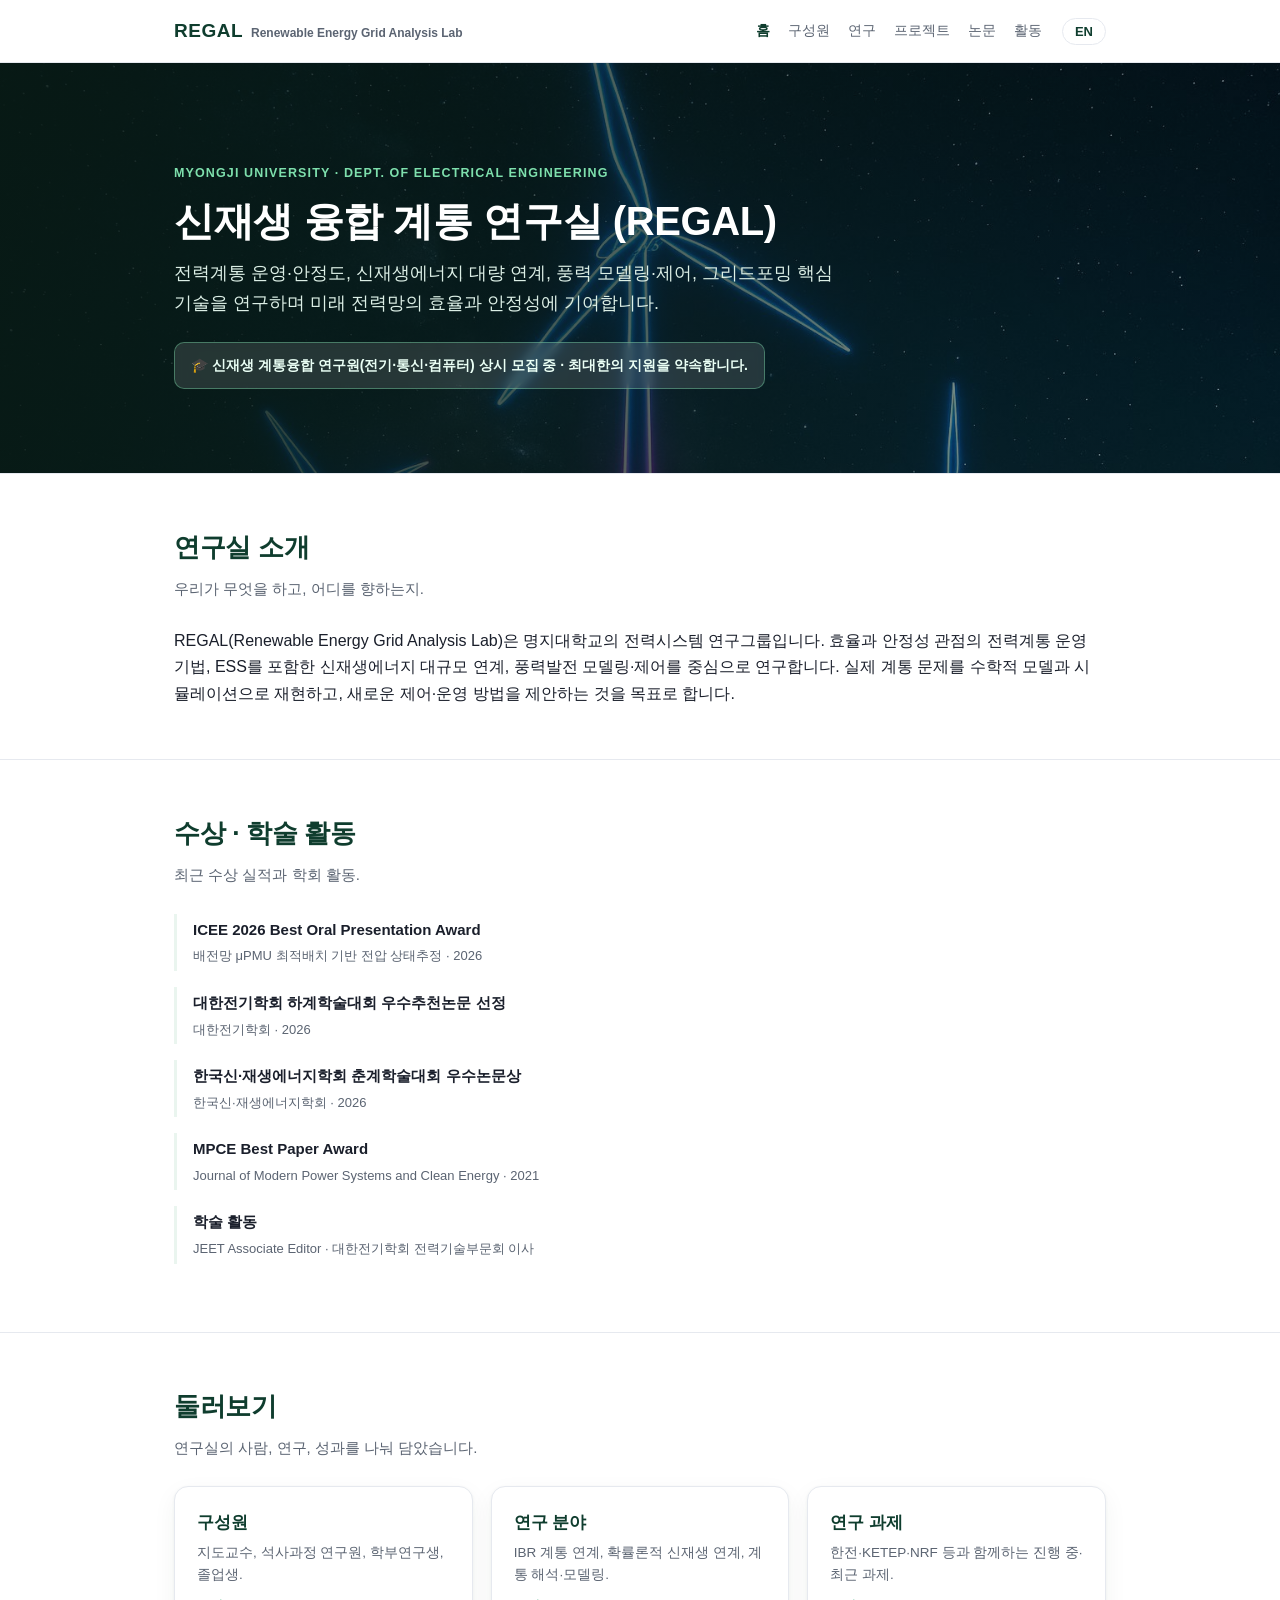
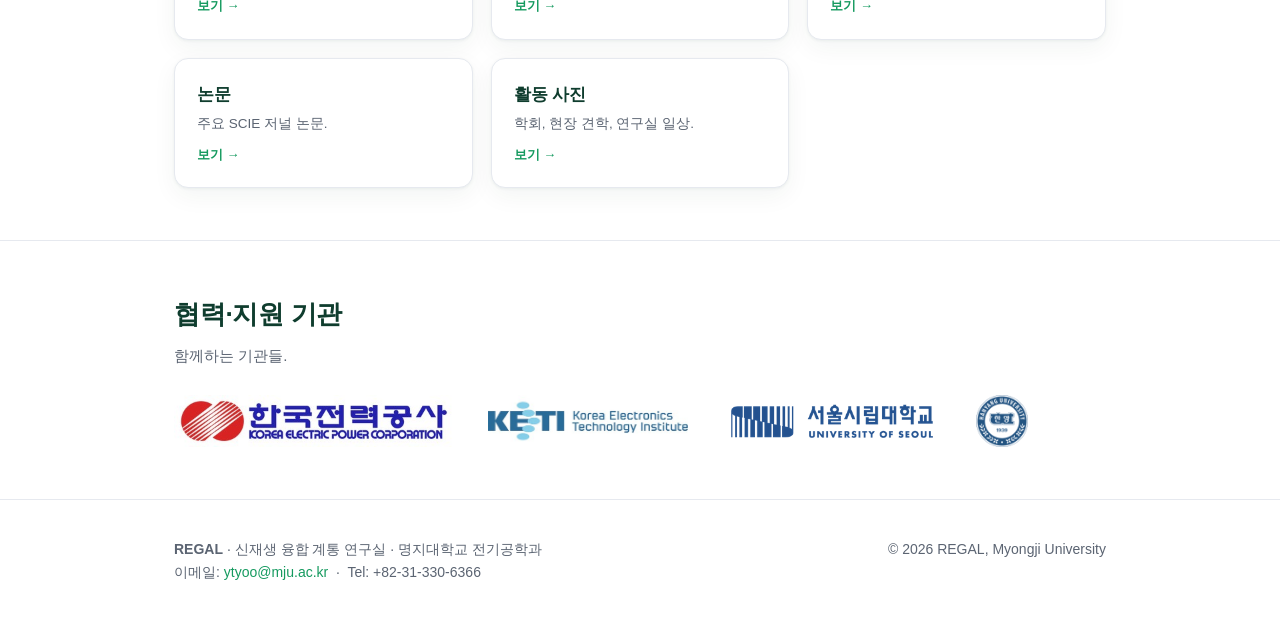
<file: index.html>
<!DOCTYPE html>
<html lang="ko">
<head>
<meta charset="UTF-8">
<meta name="viewport" content="width=device-width, initial-scale=1.0">
<title>REGAL · Renewable Energy Grid Analysis Lab</title>
<meta name="description" content="Renewable Energy Grid Analysis Laboratory (REGAL), Myongji University — power system stability, renewable integration, grid-forming converters.">
<link rel="stylesheet" href="style.css">
</head>
<body>
<header>
  <div class="wrap nav">
    <a class="brand" href="index.html">REGAL<small>Renewable Energy Grid Analysis Lab</small></a>
    <nav class="menu-links">
      <a class="link active" href="index.html"><span data-ko>홈</span><span data-en>Home</span></a>
      <a class="link" href="people.html"><span data-ko>구성원</span><span data-en>People</span></a>
      <a class="link" href="research.html"><span data-ko>연구</span><span data-en>Research</span></a>
      <a class="link" href="projects.html"><span data-ko>프로젝트</span><span data-en>Projects</span></a>
      <a class="link" href="publications.html"><span data-ko>논문</span><span data-en>Publications</span></a>
      <a class="link" href="gallery.html"><span data-ko>활동</span><span data-en>Gallery</span></a>
    </nav>
    <button class="langbtn" id="lang" onclick="toggleLang()">EN</button>
  </div>
</header>

<!-- HERO -->
<div class="hero">
  <div class="wrap">
    <span class="kicker">Myongji University · Dept. of Electrical Engineering</span>
    <h1>
      <span data-ko>신재생 융합 계통 연구실 (REGAL)</span>
      <span data-en>Renewable Energy Grid Analysis Lab (REGAL)</span>
    </h1>
    <p class="lead">
      <span data-ko>전력계통 운영·안정도, 신재생에너지 대량 연계, 풍력 모델링·제어, 그리드포밍
        핵심기술을 연구하며 미래 전력망의 효율과 안정성에 기여합니다.</span>
      <span data-en>We advance the efficiency and stability of future power grids through research on
        power-system operation and stability, large-scale renewable integration, wind-farm modeling
        and control, and grid-forming technology.</span>
    </p>
    <div class="recruit">
      <span data-ko>🎓 신재생 계통융합 연구원(전기·통신·컴퓨터) 상시 모집 중 · 최대한의 지원을 약속합니다.</span>
      <span data-en>🎓 We continuously recruit researchers (electrical, telecommunications, computer) and promise maximum support.</span>
    </div>
  </div>
</div>

<!-- ABOUT -->
<section id="about">
  <div class="wrap">
    <h2><span data-ko>연구실 소개</span><span data-en>About REGAL</span></h2>
    <p class="sub" data-ko>우리가 무엇을 하고, 어디를 향하는지.</p>
    <p class="sub" data-en>What we do and where we are headed.</p>
    <p data-ko>REGAL(Renewable Energy Grid Analysis Lab)은 명지대학교의 전력시스템 연구그룹입니다.
      효율과 안정성 관점의 전력계통 운영 기법, ESS를 포함한 신재생에너지 대규모 연계, 풍력발전 모델링·제어를
      중심으로 연구합니다. 실제 계통 문제를 수학적 모델과 시뮬레이션으로 재현하고, 새로운 제어·운영 방법을
      제안하는 것을 목표로 합니다.</p>
    <p data-en>REGAL (Renewable Energy Grid Analysis Lab) is a power-system research group at Myongji
      University. Our research spans power-system operation schemes for efficiency and stability,
      large-scale integration of renewable energy including storage devices (ESS), and wind-farm
      modeling and control. We reproduce real-grid problems through mathematical models and
      simulation and propose new control and operation methods.</p>
  </div>
</section>

<!-- AWARDS -->
<section id="awards">
  <div class="wrap">
    <h2><span data-ko>수상 · 학술 활동</span><span data-en>Awards &amp; Academic Service</span></h2>
    <p class="sub" data-ko>최근 수상 실적과 학회 활동.</p>
    <p class="sub" data-en>Recent awards and society activities.</p>

    <div class="proj">
      <div class="t"><span data-ko>ICEE 2026 Best Oral Presentation Award</span><span data-en>ICEE 2026 Best Oral Presentation Award</span></div>
      <div class="m"><span data-ko>배전망 μPMU 최적배치 기반 전압 상태추정 · 2026</span><span data-en>Optimal μPMU placement for distribution-network voltage state estimation · 2026</span></div>
    </div>
    <div class="proj">
      <div class="t"><span data-ko>대한전기학회 하계학술대회 우수추천논문 선정</span><span data-en>Recommended Paper, KIEE Summer Conference</span></div>
      <div class="m"><span data-ko>대한전기학회 · 2026</span><span data-en>The Korean Institute of Electrical Engineers · 2026</span></div>
    </div>
    <div class="proj">
      <div class="t"><span data-ko>한국신·재생에너지학회 춘계학술대회 우수논문상</span><span data-en>Best Paper Award, KSNRE Spring Conference</span></div>
      <div class="m"><span data-ko>한국신·재생에너지학회 · 2026</span><span data-en>Korean Society for New and Renewable Energy · 2026</span></div>
    </div>
    <div class="proj">
      <div class="t">MPCE Best Paper Award</div>
      <div class="m"><span data-ko>Journal of Modern Power Systems and Clean Energy · 2021</span><span data-en>Journal of Modern Power Systems and Clean Energy · 2021</span></div>
    </div>
    <div class="proj">
      <div class="t"><span data-ko>학술 활동</span><span data-en>Academic Service</span></div>
      <div class="m"><span data-ko>JEET Associate Editor · 대한전기학회 전력기술부문회 이사</span><span data-en>Associate Editor, JEET · Director, Power Engineering Society of KIEE</span></div>
    </div>
  </div>
</section>

<!-- EXPLORE -->
<section id="explore">
  <div class="wrap">
    <h2><span data-ko>둘러보기</span><span data-en>Explore</span></h2>
    <p class="sub" data-ko>연구실의 사람, 연구, 성과를 나눠 담았습니다.</p>
    <p class="sub" data-en>Our people, research, and outcomes.</p>
    <div class="grid explore">
      <a class="card xcard" href="people.html">
        <h3><span data-ko>구성원</span><span data-en>People</span></h3>
        <p data-ko>지도교수, 석사과정 연구원, 학부연구생, 졸업생.</p>
        <p data-en>Principal investigator, master's students, undergraduate researchers, and alumni.</p>
        <div class="go"><span data-ko>보기 →</span><span data-en>View →</span></div>
      </a>
      <a class="card xcard" href="research.html">
        <h3><span data-ko>연구 분야</span><span data-en>Research</span></h3>
        <p data-ko>IBR 계통 연계, 확률론적 신재생 연계, 계통 해석·모델링.</p>
        <p data-en>IBR integration, stochastic renewable integration, and system modeling.</p>
        <div class="go"><span data-ko>보기 →</span><span data-en>View →</span></div>
      </a>
      <a class="card xcard" href="projects.html">
        <h3><span data-ko>연구 과제</span><span data-en>Projects</span></h3>
        <p data-ko>한전·KETEP·NRF 등과 함께하는 진행 중·최근 과제.</p>
        <p data-en>Ongoing and recent projects with KEPCO, KETEP, NRF, and others.</p>
        <div class="go"><span data-ko>보기 →</span><span data-en>View →</span></div>
      </a>
      <a class="card xcard" href="publications.html">
        <h3><span data-ko>논문</span><span data-en>Publications</span></h3>
        <p data-ko>주요 SCIE 저널 논문.</p>
        <p data-en>Selected SCIE journal publications.</p>
        <div class="go"><span data-ko>보기 →</span><span data-en>View →</span></div>
      </a>
      <a class="card xcard" href="gallery.html">
        <h3><span data-ko>활동 사진</span><span data-en>Gallery</span></h3>
        <p data-ko>학회, 현장 견학, 연구실 일상.</p>
        <p data-en>Conferences, site visits, and lab life.</p>
        <div class="go"><span data-ko>보기 →</span><span data-en>View →</span></div>
      </a>
    </div>
  </div>
</section>

<!-- SUPPORTERS -->
<section id="supporters">
  <div class="wrap">
    <h2><span data-ko>협력·지원 기관</span><span data-en>Supporters &amp; Partners</span></h2>
    <p class="sub" data-ko>함께하는 기관들.</p>
    <p class="sub" data-en>Institutions we work with.</p>
    <div class="suplogos">
      <img src="images/supporters/sup-kepco.jpg" alt="KEPCO" loading="lazy">
      <img src="images/supporters/sup-keti.jpg" alt="KETI" loading="lazy">
      <img src="images/supporters/sup-uos.png" alt="University of Seoul" loading="lazy">
      <img src="images/supporters/sup-hyu.png" alt="Hanyang University" loading="lazy">
    </div>
  </div>
</section>

<footer>
  <div class="wrap row">
    <div>
      <strong>REGAL</strong> · <span data-ko>신재생 융합 계통 연구실 · 명지대학교 전기공학과</span><span data-en>Renewable Energy Grid Analysis Lab · Dept. of Electrical Engineering, Myongji University</span><br>
      <span data-ko>이메일</span><span data-en>Email</span>: <a href="mailto:ytyoo@mju.ac.kr">ytyoo@mju.ac.kr</a> &nbsp;·&nbsp; Tel: +82-31-330-6366
    </div>
    <div>© <span id="year"></span> REGAL, Myongji University</div>
  </div>
</footer>

<script src="site.js"></script>
</body>
</html>
</file>
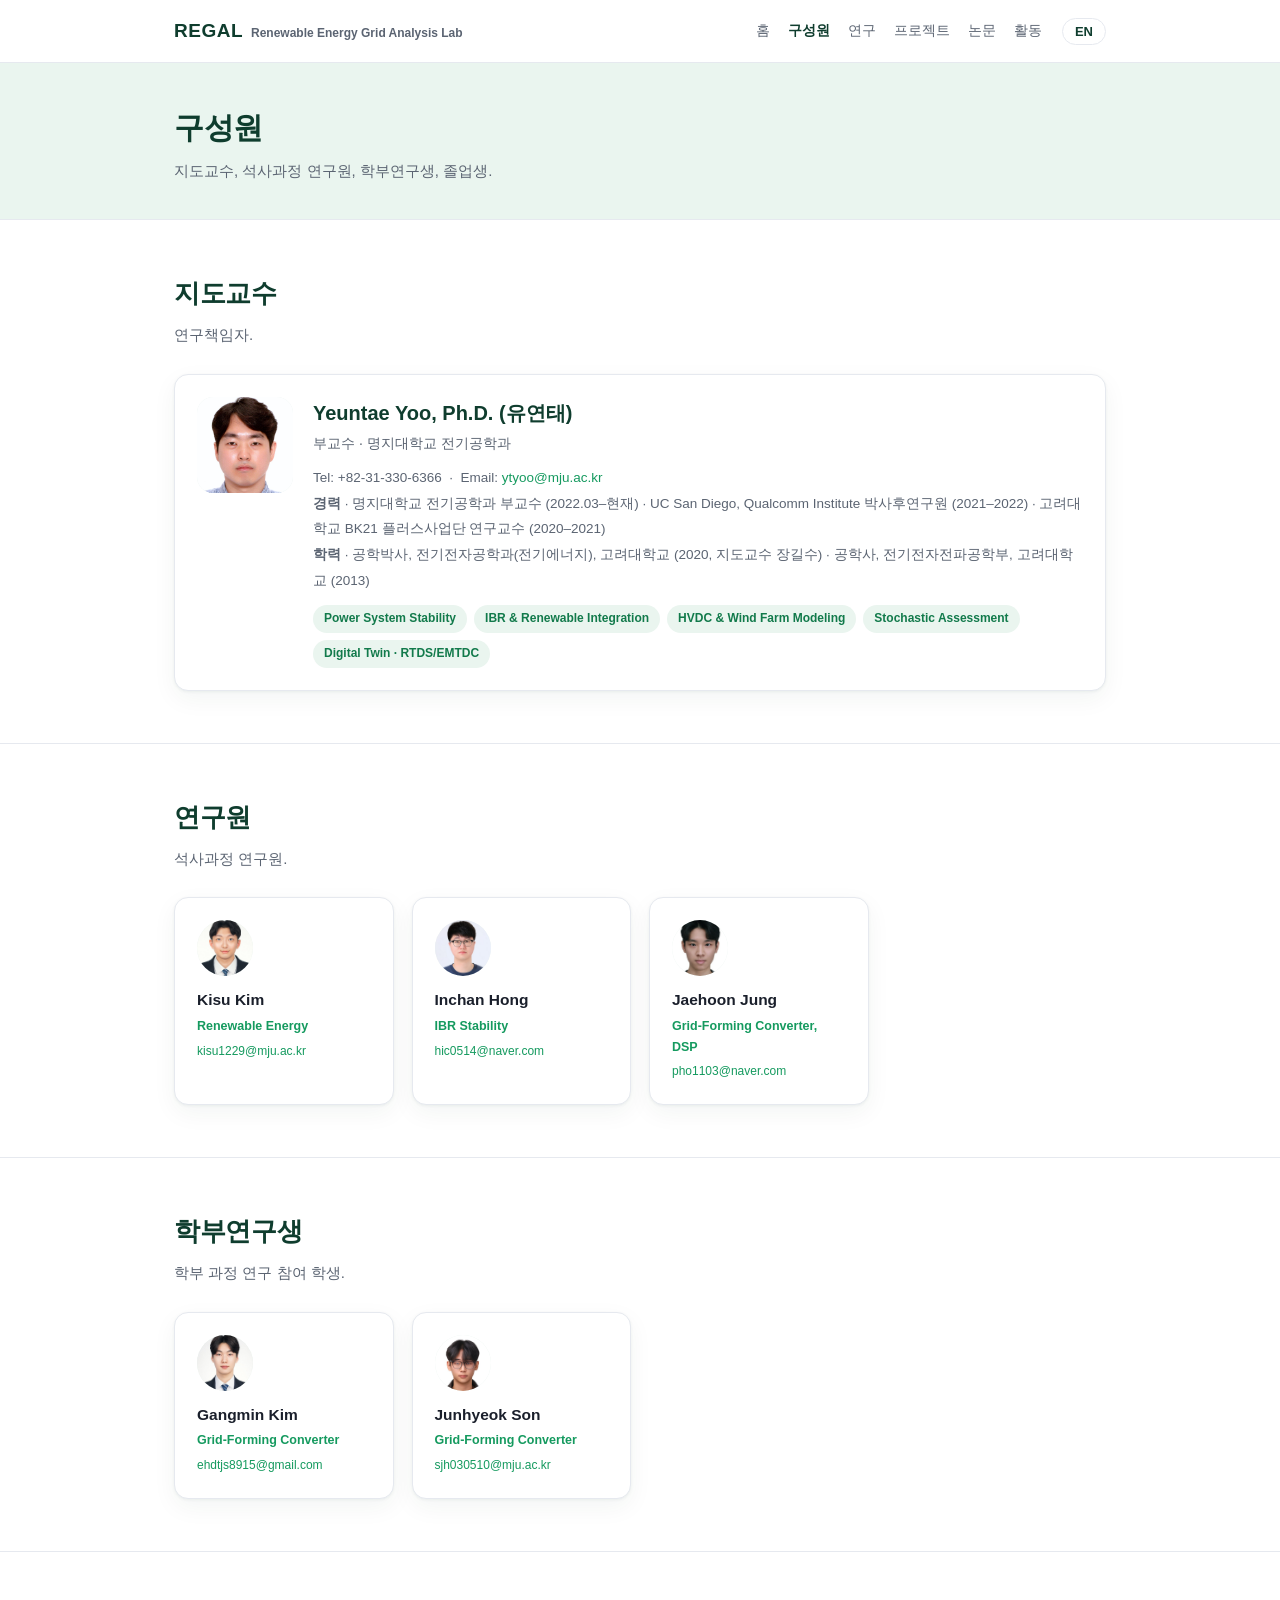
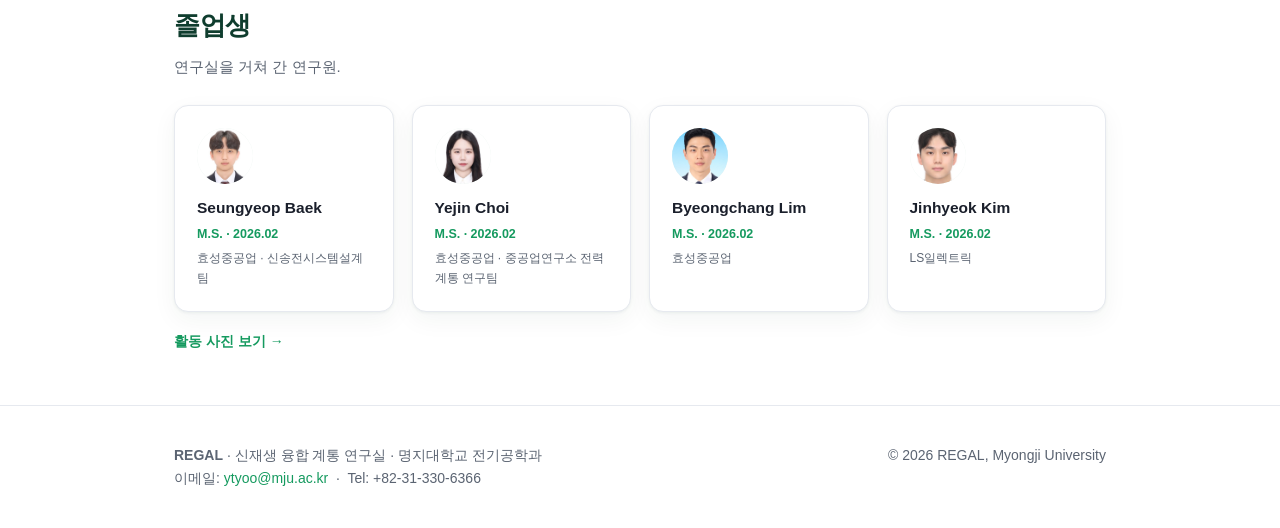
<file: people.html>
<!DOCTYPE html>
<html lang="ko">
<head>
<meta charset="UTF-8">
<meta name="viewport" content="width=device-width, initial-scale=1.0">
<title>구성원 · REGAL</title>
<meta name="description" content="People of the Renewable Energy Grid Analysis Lab (REGAL), Myongji University — principal investigator, master's students, and alumni.">
<link rel="stylesheet" href="style.css">
</head>
<body>
<header>
  <div class="wrap nav">
    <a class="brand" href="index.html">REGAL<small>Renewable Energy Grid Analysis Lab</small></a>
    <nav class="menu-links">
      <a class="link" href="index.html"><span data-ko>홈</span><span data-en>Home</span></a>
      <a class="link active" href="people.html"><span data-ko>구성원</span><span data-en>People</span></a>
      <a class="link" href="research.html"><span data-ko>연구</span><span data-en>Research</span></a>
      <a class="link" href="projects.html"><span data-ko>프로젝트</span><span data-en>Projects</span></a>
      <a class="link" href="publications.html"><span data-ko>논문</span><span data-en>Publications</span></a>
      <a class="link" href="gallery.html"><span data-ko>활동</span><span data-en>Gallery</span></a>
    </nav>
    <button class="langbtn" id="lang" onclick="toggleLang()">EN</button>
  </div>
</header>

<div class="pagehead">
  <div class="wrap">
    <h1><span data-ko>구성원</span><span data-en>People</span></h1>
    <p data-ko>지도교수, 석사과정 연구원, 학부연구생, 졸업생.</p>
    <p data-en>Principal investigator, master's students, undergraduate researchers, and alumni.</p>
  </div>
</div>

<!-- PROFESSOR -->
<section id="professor">
  <div class="wrap">
    <h2><span data-ko>지도교수</span><span data-en>Professor</span></h2>
    <p class="sub" data-ko>연구책임자.</p>
    <p class="sub" data-en>Principal investigator.</p>

    <div class="card">
      <div class="prof">
        <div class="ava">YY<img src="images/prof.jpg" alt="Yeuntae Yoo" onerror="this.remove()"></div>
        <div>
          <h3>Yeuntae Yoo, Ph.D. <span data-ko>(유연태)</span></h3>
          <div class="pos"><span data-ko>부교수 · 명지대학교 전기공학과</span><span data-en>Associate Professor · Dept. of Electrical Engineering, Myongji University</span></div>
          <div class="meta">
            Tel: +82-31-330-6366 &nbsp;·&nbsp; Email: <a href="mailto:ytyoo@mju.ac.kr">ytyoo@mju.ac.kr</a><br>
            <span data-ko><b>경력</b> · 명지대학교 전기공학과 부교수 (2022.03–현재) · UC San Diego, Qualcomm Institute 박사후연구원 (2021–2022) · 고려대학교 BK21 플러스사업단 연구교수 (2020–2021)</span>
            <span data-en><b>Appointments</b> · Associate Professor, Myongji University (2022.03–present) · Postdoctoral Researcher, Qualcomm Institute, UC San Diego (2021–2022) · Research Professor, BK21 Plus, Korea University (2020–2021)</span><br>
            <span data-ko><b>학력</b> · 공학박사, 전기전자공학과(전기에너지), 고려대학교 (2020, 지도교수 장길수) · 공학사, 전기전자전파공학부, 고려대학교 (2013)</span>
            <span data-en><b>Education</b> · Ph.D. in Electrical Engineering (Electric Energy), Korea University (2020, Advisor: Prof. Gilsoo Jang) · B.S., Korea University (2013)</span>
          </div>
          <div class="chips">
            <span class="chip">Power System Stability</span>
            <span class="chip">IBR &amp; Renewable Integration</span>
            <span class="chip">HVDC &amp; Wind Farm Modeling</span>
            <span class="chip">Stochastic Assessment</span>
            <span class="chip">Digital Twin · RTDS/EMTDC</span>
          </div>
        </div>
      </div>
    </div>
  </div>
</section>

<!-- MEMBERS -->
<section id="members">
  <div class="wrap">
    <h2><span data-ko>연구원</span><span data-en>Members</span></h2>
    <p class="sub" data-ko>석사과정 연구원.</p>
    <p class="sub" data-en>Master's course students.</p>

    <div class="grid members">
      <div class="card mcard">
        <div class="av">KK<img src="images/member-kisu.jpg" alt="Kisu Kim" onerror="this.remove()"></div><div class="name">Kisu Kim</div>
        <div class="role">Renewable Energy</div>
        <div class="mail"><a href="mailto:kisu1229@mju.ac.kr">kisu1229@mju.ac.kr</a></div>
      </div>
      <div class="card mcard">
        <div class="av">IH<img src="images/member-inchan.jpg" alt="Inchan Hong" onerror="this.remove()"></div><div class="name">Inchan Hong</div>
        <div class="role">IBR Stability</div>
        <div class="mail"><a href="mailto:hic0514@naver.com">hic0514@naver.com</a></div>
      </div>
      <div class="card mcard">
        <div class="av">JJ<img src="images/member-jaehoon.jpg" alt="Jaehoon Jung" onerror="this.remove()"></div><div class="name">Jaehoon Jung</div>
        <div class="role">Grid-Forming Converter, DSP</div>
        <div class="mail"><a href="mailto:pho1103@naver.com">pho1103@naver.com</a></div>
      </div>
    </div>
  </div>
</section>

<!-- UNDERGRADS -->
<section id="undergrads">
  <div class="wrap">
    <h2><span data-ko>학부연구생</span><span data-en>Undergraduate Researchers</span></h2>
    <p class="sub" data-ko>학부 과정 연구 참여 학생.</p>
    <p class="sub" data-en>Undergraduate students participating in research.</p>

    <div class="grid members">
      <div class="card mcard">
        <div class="av">GK<img src="images/member-gangmin.jpg" alt="Gangmin Kim" onerror="this.remove()"></div><div class="name">Gangmin Kim</div>
        <div class="role">Grid-Forming Converter</div>
        <div class="mail"><a href="mailto:ehdtjs8915@gmail.com">ehdtjs8915@gmail.com</a></div>
      </div>
      <div class="card mcard">
        <div class="av">JS<img src="images/member-junhyeok.jpg" alt="Junhyeok Son" onerror="this.remove()"></div><div class="name">Junhyeok Son</div>
        <div class="role">Grid-Forming Converter</div>
        <div class="mail"><a href="mailto:sjh030510@mju.ac.kr">sjh030510@mju.ac.kr</a></div>
      </div>
    </div>
  </div>
</section>

<!-- ALUMNI -->
<section id="alumni">
  <div class="wrap">
    <h2><span data-ko>졸업생</span><span data-en>Alumni</span></h2>
    <p class="sub" data-ko>연구실을 거쳐 간 연구원.</p>
    <p class="sub" data-en>Researchers who have moved on from the lab.</p>

    <div class="grid members">
      <div class="card mcard">
        <div class="av">SB<img src="images/member-seungyeop.jpg" alt="Seungyeop Baek" onerror="this.remove()"></div><div class="name">Seungyeop Baek</div>
        <div class="role">M.S. · 2026.02</div>
        <div class="mail"><span data-ko>효성중공업 · 신송전시스템설계팀</span><span data-en>Hyosung Heavy Industries · New Transmission System Design Team</span></div>
      </div>
      <div class="card mcard">
        <div class="av">YC<img src="images/member-yejin.jpg" alt="Yejin Choi" onerror="this.remove()"></div><div class="name">Yejin Choi</div>
        <div class="role">M.S. · 2026.02</div>
        <div class="mail"><span data-ko>효성중공업 · 중공업연구소 전력계통 연구팀</span><span data-en>Hyosung Heavy Industries · Power System Research Team, R&amp;D Center</span></div>
      </div>
      <div class="card mcard">
        <div class="av">BL<img src="images/member-byeongchang.jpg" alt="Byeongchang Lim" onerror="this.remove()"></div><div class="name">Byeongchang Lim</div>
        <div class="role">M.S. · 2026.02</div>
        <div class="mail"><span data-ko>효성중공업</span><span data-en>Hyosung Heavy Industries</span></div>
      </div>
      <div class="card mcard">
        <div class="av">JK<img src="images/member-jinhyeok.jpg" alt="Jinhyeok Kim" onerror="this.remove()"></div><div class="name">Jinhyeok Kim</div>
        <div class="role">M.S. · 2026.02</div>
        <div class="mail"><span data-ko>LS일렉트릭</span><span data-en>LS ELECTRIC</span></div>
      </div>
    </div>

    <p class="seeall"><a href="gallery.html"><span data-ko>활동 사진 보기 →</span><span data-en>See the gallery →</span></a></p>
  </div>
</section>

<footer>
  <div class="wrap row">
    <div>
      <strong>REGAL</strong> · <span data-ko>신재생 융합 계통 연구실 · 명지대학교 전기공학과</span><span data-en>Renewable Energy Grid Analysis Lab · Dept. of Electrical Engineering, Myongji University</span><br>
      <span data-ko>이메일</span><span data-en>Email</span>: <a href="mailto:ytyoo@mju.ac.kr">ytyoo@mju.ac.kr</a> &nbsp;·&nbsp; Tel: +82-31-330-6366
    </div>
    <div>© <span id="year"></span> REGAL, Myongji University</div>
  </div>
</footer>

<script src="site.js"></script>
</body>
</html>
</file>
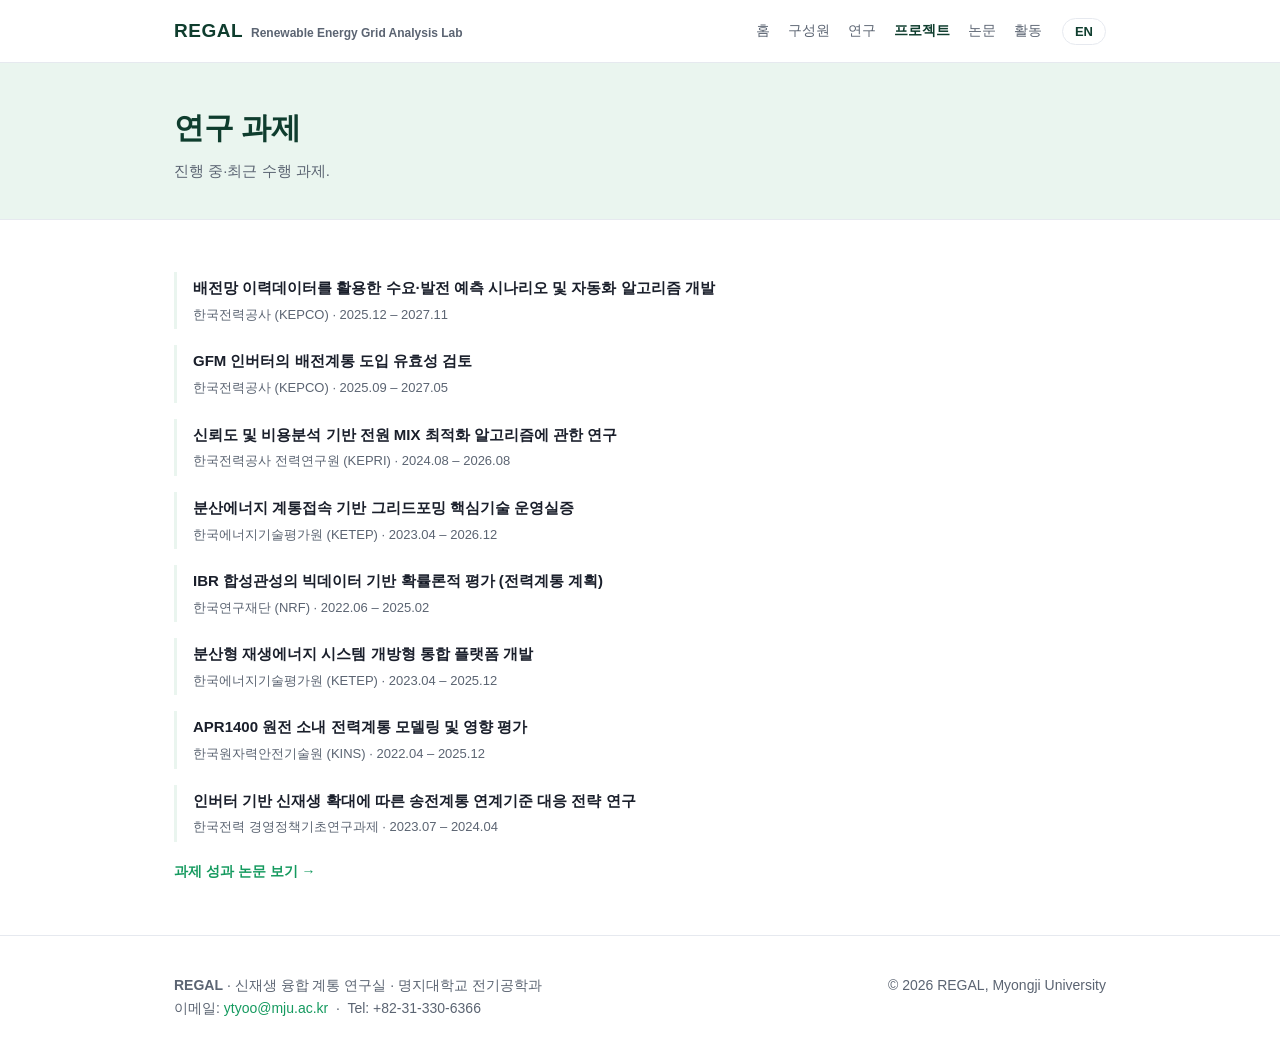
<file: projects.html>
<!DOCTYPE html>
<html lang="ko">
<head>
<meta charset="UTF-8">
<meta name="viewport" content="width=device-width, initial-scale=1.0">
<title>연구 과제 · REGAL</title>
<meta name="description" content="Research projects of the Renewable Energy Grid Analysis Lab (REGAL), Myongji University — KEPCO, KEPRI, KETEP, NRF, and KINS.">
<link rel="stylesheet" href="style.css">
</head>
<body>
<header>
  <div class="wrap nav">
    <a class="brand" href="index.html">REGAL<small>Renewable Energy Grid Analysis Lab</small></a>
    <nav class="menu-links">
      <a class="link" href="index.html"><span data-ko>홈</span><span data-en>Home</span></a>
      <a class="link" href="people.html"><span data-ko>구성원</span><span data-en>People</span></a>
      <a class="link" href="research.html"><span data-ko>연구</span><span data-en>Research</span></a>
      <a class="link active" href="projects.html"><span data-ko>프로젝트</span><span data-en>Projects</span></a>
      <a class="link" href="publications.html"><span data-ko>논문</span><span data-en>Publications</span></a>
      <a class="link" href="gallery.html"><span data-ko>활동</span><span data-en>Gallery</span></a>
    </nav>
    <button class="langbtn" id="lang" onclick="toggleLang()">EN</button>
  </div>
</header>

<div class="pagehead">
  <div class="wrap">
    <h1><span data-ko>연구 과제</span><span data-en>Research Projects</span></h1>
    <p data-ko>진행 중·최근 수행 과제.</p>
    <p data-en>Ongoing and recent projects.</p>
  </div>
</div>

<!-- PROJECTS -->
<section id="projects">
  <div class="wrap">
    <div class="proj"><div class="t"><span data-ko>배전망 이력데이터를 활용한 수요·발전 예측 시나리오 및 자동화 알고리즘 개발</span><span data-en>Demand/generation forecasting scenarios and automation algorithms using distribution-grid historical data</span></div><div class="m">한국전력공사 (KEPCO) · 2025.12 – 2027.11</div></div>
    <div class="proj"><div class="t"><span data-ko>GFM 인버터의 배전계통 도입 유효성 검토</span><span data-en>Feasibility study of grid-forming (GFM) inverter deployment in distribution systems</span></div><div class="m">한국전력공사 (KEPCO) · 2025.09 – 2027.05</div></div>
    <div class="proj"><div class="t"><span data-ko>신뢰도 및 비용분석 기반 전원 MIX 최적화 알고리즘에 관한 연구</span><span data-en>Power-mix optimization algorithm based on reliability and cost analysis</span></div><div class="m">한국전력공사 전력연구원 (KEPRI) · 2024.08 – 2026.08</div></div>
    <div class="proj"><div class="t"><span data-ko>분산에너지 계통접속 기반 그리드포밍 핵심기술 운영실증</span><span data-en>Operational demonstration of grid-forming core technology for distributed-energy grid connection</span></div><div class="m">한국에너지기술평가원 (KETEP) · 2023.04 – 2026.12</div></div>
    <div class="proj"><div class="t"><span data-ko>IBR 합성관성의 빅데이터 기반 확률론적 평가 (전력계통 계획)</span><span data-en>Big-data-based stochastic assessment of synthetic inertia by IBR for power-system planning</span></div><div class="m">한국연구재단 (NRF) · 2022.06 – 2025.02</div></div>
    <div class="proj"><div class="t"><span data-ko>분산형 재생에너지 시스템 개방형 통합 플랫폼 개발</span><span data-en>Development of an open integrated platform for distributed renewable-energy systems</span></div><div class="m">한국에너지기술평가원 (KETEP) · 2023.04 – 2025.12</div></div>
    <div class="proj"><div class="t"><span data-ko>APR1400 원전 소내 전력계통 모델링 및 영향 평가</span><span data-en>Modeling and impact assessment of the on-site power system in the APR1400 nuclear power plant</span></div><div class="m">한국원자력안전기술원 (KINS) · 2022.04 – 2025.12</div></div>
    <div class="proj"><div class="t"><span data-ko>인버터 기반 신재생 확대에 따른 송전계통 연계기준 대응 전략 연구</span><span data-en>Response strategy for transmission-grid interconnection standards under expanding inverter-based renewables</span></div><div class="m">한국전력 경영정책기초연구과제 · 2023.07 – 2024.04</div></div>

    <p class="seeall">
      <a href="publications.html"><span data-ko>과제 성과 논문 보기 →</span><span data-en>See the resulting publications →</span></a>
    </p>
  </div>
</section>

<footer>
  <div class="wrap row">
    <div>
      <strong>REGAL</strong> · <span data-ko>신재생 융합 계통 연구실 · 명지대학교 전기공학과</span><span data-en>Renewable Energy Grid Analysis Lab · Dept. of Electrical Engineering, Myongji University</span><br>
      <span data-ko>이메일</span><span data-en>Email</span>: <a href="mailto:ytyoo@mju.ac.kr">ytyoo@mju.ac.kr</a> &nbsp;·&nbsp; Tel: +82-31-330-6366
    </div>
    <div>© <span id="year"></span> REGAL, Myongji University</div>
  </div>
</footer>

<script src="site.js"></script>
</body>
</html>
</file>
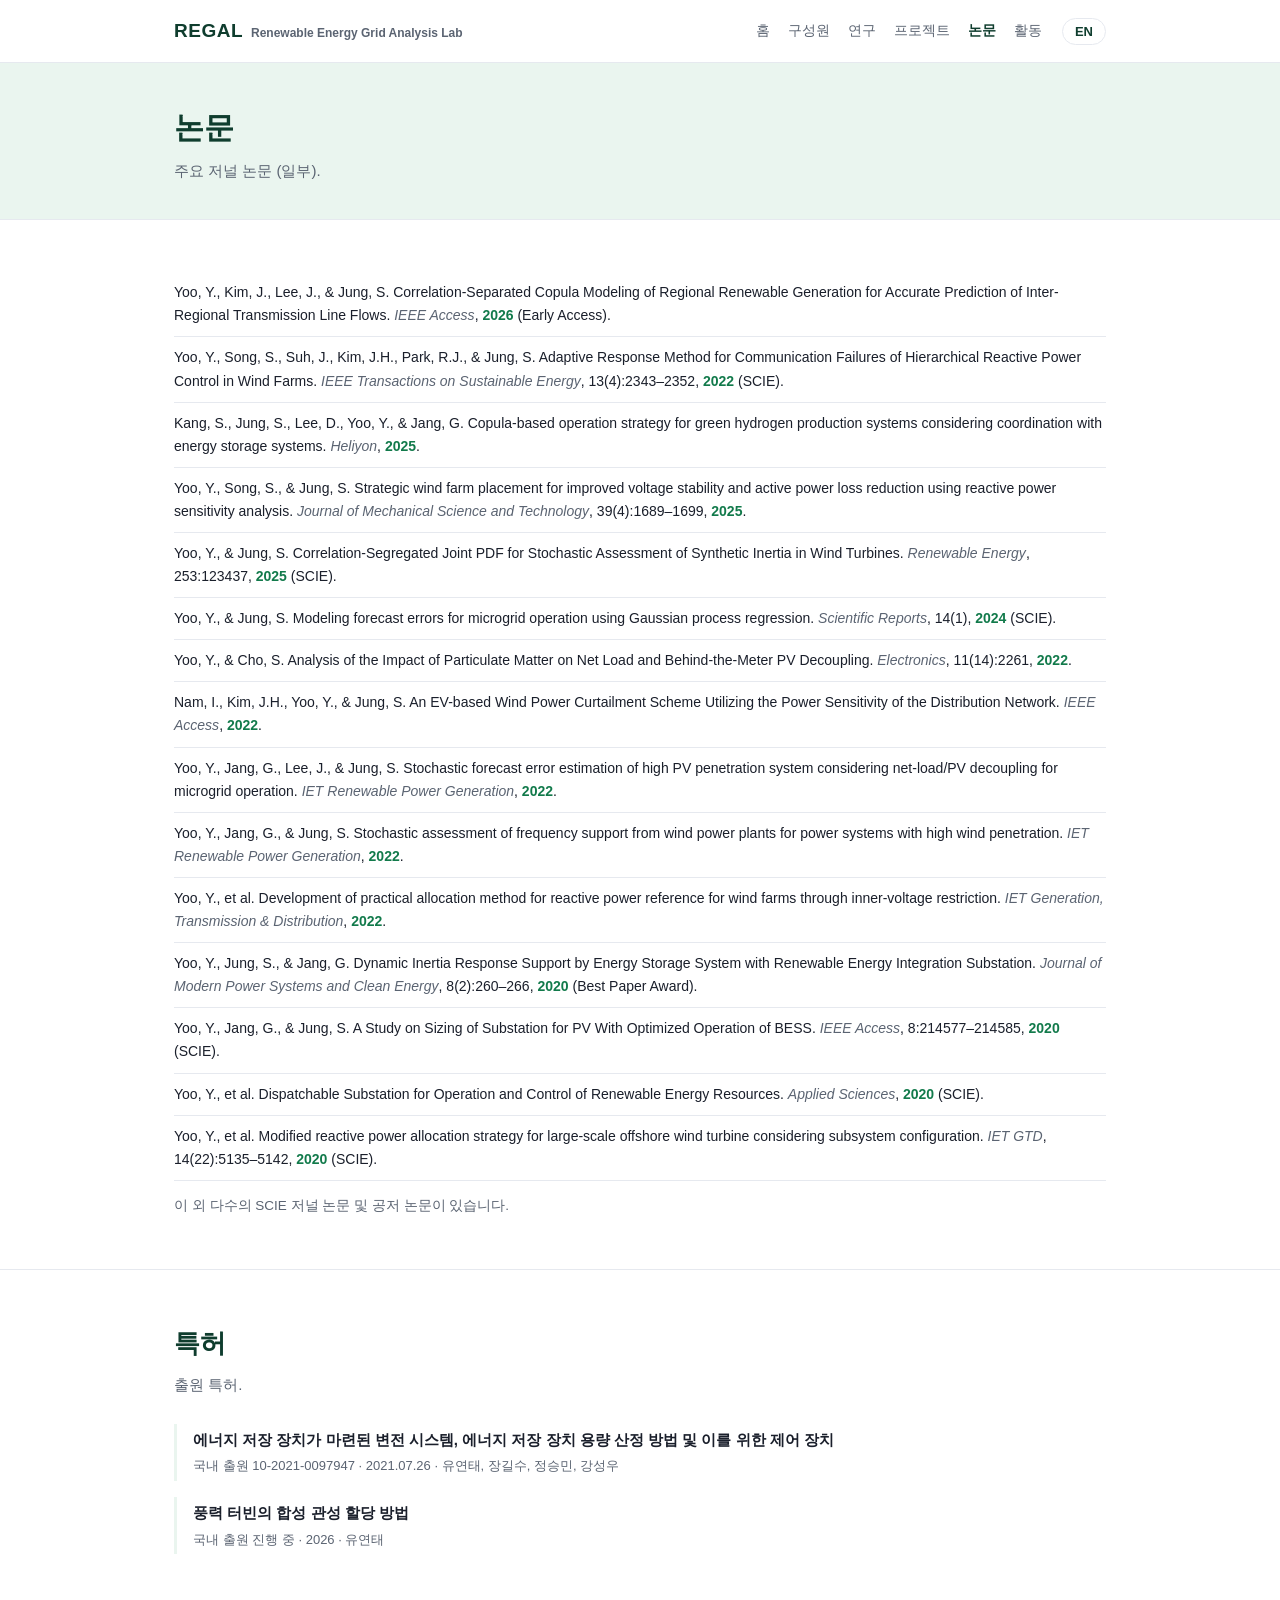
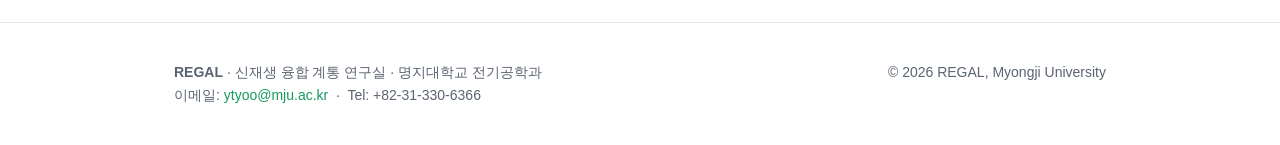
<file: publications.html>
<!DOCTYPE html>
<html lang="ko">
<head>
<meta charset="UTF-8">
<meta name="viewport" content="width=device-width, initial-scale=1.0">
<title>논문 · REGAL</title>
<meta name="description" content="Selected journal publications of the Renewable Energy Grid Analysis Lab (REGAL), Myongji University.">
<link rel="stylesheet" href="style.css">
</head>
<body>
<header>
  <div class="wrap nav">
    <a class="brand" href="index.html">REGAL<small>Renewable Energy Grid Analysis Lab</small></a>
    <nav class="menu-links">
      <a class="link" href="index.html"><span data-ko>홈</span><span data-en>Home</span></a>
      <a class="link" href="people.html"><span data-ko>구성원</span><span data-en>People</span></a>
      <a class="link" href="research.html"><span data-ko>연구</span><span data-en>Research</span></a>
      <a class="link" href="projects.html"><span data-ko>프로젝트</span><span data-en>Projects</span></a>
      <a class="link active" href="publications.html"><span data-ko>논문</span><span data-en>Publications</span></a>
      <a class="link" href="gallery.html"><span data-ko>활동</span><span data-en>Gallery</span></a>
    </nav>
    <button class="langbtn" id="lang" onclick="toggleLang()">EN</button>
  </div>
</header>

<div class="pagehead">
  <div class="wrap">
    <h1><span data-ko>논문</span><span data-en>Publications</span></h1>
    <p data-ko>주요 저널 논문 (일부).</p>
    <p data-en>Selected journal publications.</p>
  </div>
</div>

<!-- PUBLICATIONS -->
<section id="pubs">
  <div class="wrap">
    <div class="pub">Yoo, Y., Kim, J., Lee, J., &amp; Jung, S. Correlation-Separated Copula Modeling of Regional Renewable Generation for Accurate Prediction of Inter-Regional Transmission Line Flows. <span class="v">IEEE Access</span>, <span class="yr">2026</span> (Early Access).</div>
    <div class="pub">Yoo, Y., Song, S., Suh, J., Kim, J.H., Park, R.J., &amp; Jung, S. Adaptive Response Method for Communication Failures of Hierarchical Reactive Power Control in Wind Farms. <span class="v">IEEE Transactions on Sustainable Energy</span>, 13(4):2343–2352, <span class="yr">2022</span> (SCIE).</div>
    <div class="pub">Kang, S., Jung, S., Lee, D., Yoo, Y., &amp; Jang, G. Copula-based operation strategy for green hydrogen production systems considering coordination with energy storage systems. <span class="v">Heliyon</span>, <span class="yr">2025</span>.</div>
    <div class="pub">Yoo, Y., Song, S., &amp; Jung, S. Strategic wind farm placement for improved voltage stability and active power loss reduction using reactive power sensitivity analysis. <span class="v">Journal of Mechanical Science and Technology</span>, 39(4):1689–1699, <span class="yr">2025</span>.</div>
    <div class="pub">Yoo, Y., &amp; Jung, S. Correlation-Segregated Joint PDF for Stochastic Assessment of Synthetic Inertia in Wind Turbines. <span class="v">Renewable Energy</span>, 253:123437, <span class="yr">2025</span> (SCIE).</div>
    <div class="pub">Yoo, Y., &amp; Jung, S. Modeling forecast errors for microgrid operation using Gaussian process regression. <span class="v">Scientific Reports</span>, 14(1), <span class="yr">2024</span> (SCIE).</div>
    <div class="pub">Yoo, Y., &amp; Cho, S. Analysis of the Impact of Particulate Matter on Net Load and Behind-the-Meter PV Decoupling. <span class="v">Electronics</span>, 11(14):2261, <span class="yr">2022</span>.</div>
    <div class="pub">Nam, I., Kim, J.H., Yoo, Y., &amp; Jung, S. An EV-based Wind Power Curtailment Scheme Utilizing the Power Sensitivity of the Distribution Network. <span class="v">IEEE Access</span>, <span class="yr">2022</span>.</div>
    <div class="pub">Yoo, Y., Jang, G., Lee, J., &amp; Jung, S. Stochastic forecast error estimation of high PV penetration system considering net-load/PV decoupling for microgrid operation. <span class="v">IET Renewable Power Generation</span>, <span class="yr">2022</span>.</div>
    <div class="pub">Yoo, Y., Jang, G., &amp; Jung, S. Stochastic assessment of frequency support from wind power plants for power systems with high wind penetration. <span class="v">IET Renewable Power Generation</span>, <span class="yr">2022</span>.</div>
    <div class="pub">Yoo, Y., et al. Development of practical allocation method for reactive power reference for wind farms through inner-voltage restriction. <span class="v">IET Generation, Transmission &amp; Distribution</span>, <span class="yr">2022</span>.</div>
    <div class="pub">Yoo, Y., Jung, S., &amp; Jang, G. Dynamic Inertia Response Support by Energy Storage System with Renewable Energy Integration Substation. <span class="v">Journal of Modern Power Systems and Clean Energy</span>, 8(2):260–266, <span class="yr">2020</span> (Best Paper Award).</div>
    <div class="pub">Yoo, Y., Jang, G., &amp; Jung, S. A Study on Sizing of Substation for PV With Optimized Operation of BESS. <span class="v">IEEE Access</span>, 8:214577–214585, <span class="yr">2020</span> (SCIE).</div>
    <div class="pub">Yoo, Y., et al. Dispatchable Substation for Operation and Control of Renewable Energy Resources. <span class="v">Applied Sciences</span>, <span class="yr">2020</span> (SCIE).</div>
    <div class="pub">Yoo, Y., et al. Modified reactive power allocation strategy for large-scale offshore wind turbine considering subsystem configuration. <span class="v">IET GTD</span>, 14(22):5135–5142, <span class="yr">2020</span> (SCIE).</div>

    <p class="more">
      <span data-ko>이 외 다수의 SCIE 저널 논문 및 공저 논문이 있습니다.</span>
      <span data-en>Additional SCIE journal papers and co-authored works are available.</span>
    </p>
  </div>
</section>

<!-- PATENTS -->
<section id="patents">
  <div class="wrap">
    <h2><span data-ko>특허</span><span data-en>Patents</span></h2>
    <p class="sub" data-ko>출원 특허.</p>
    <p class="sub" data-en>Filed patent applications.</p>

    <div class="proj">
      <div class="t"><span data-ko>에너지 저장 장치가 마련된 변전 시스템, 에너지 저장 장치 용량 산정 방법 및 이를 위한 제어 장치</span><span data-en>Substation system with energy storage, ESS capacity sizing method, and control apparatus therefor</span></div>
      <div class="m"><span data-ko>국내 출원 10-2021-0097947 · 2021.07.26 · 유연태, 장길수, 정승민, 강성우</span><span data-en>KR application 10-2021-0097947 · 2021.07.26 · Y. Yoo, G. Jang, S. Jung, S. Kang</span></div>
    </div>
    <div class="proj">
      <div class="t"><span data-ko>풍력 터빈의 합성 관성 할당 방법</span><span data-en>Synthetic Inertia Allocation Method for Wind Turbines</span></div>
      <div class="m"><span data-ko>국내 출원 진행 중 · 2026 · 유연태</span><span data-en>KR application in progress · 2026 · Y. Yoo</span></div>
    </div>
  </div>
</section>

<footer>
  <div class="wrap row">
    <div>
      <strong>REGAL</strong> · <span data-ko>신재생 융합 계통 연구실 · 명지대학교 전기공학과</span><span data-en>Renewable Energy Grid Analysis Lab · Dept. of Electrical Engineering, Myongji University</span><br>
      <span data-ko>이메일</span><span data-en>Email</span>: <a href="mailto:ytyoo@mju.ac.kr">ytyoo@mju.ac.kr</a> &nbsp;·&nbsp; Tel: +82-31-330-6366
    </div>
    <div>© <span id="year"></span> REGAL, Myongji University</div>
  </div>
</footer>

<script src="site.js"></script>
</body>
</html>
</file>
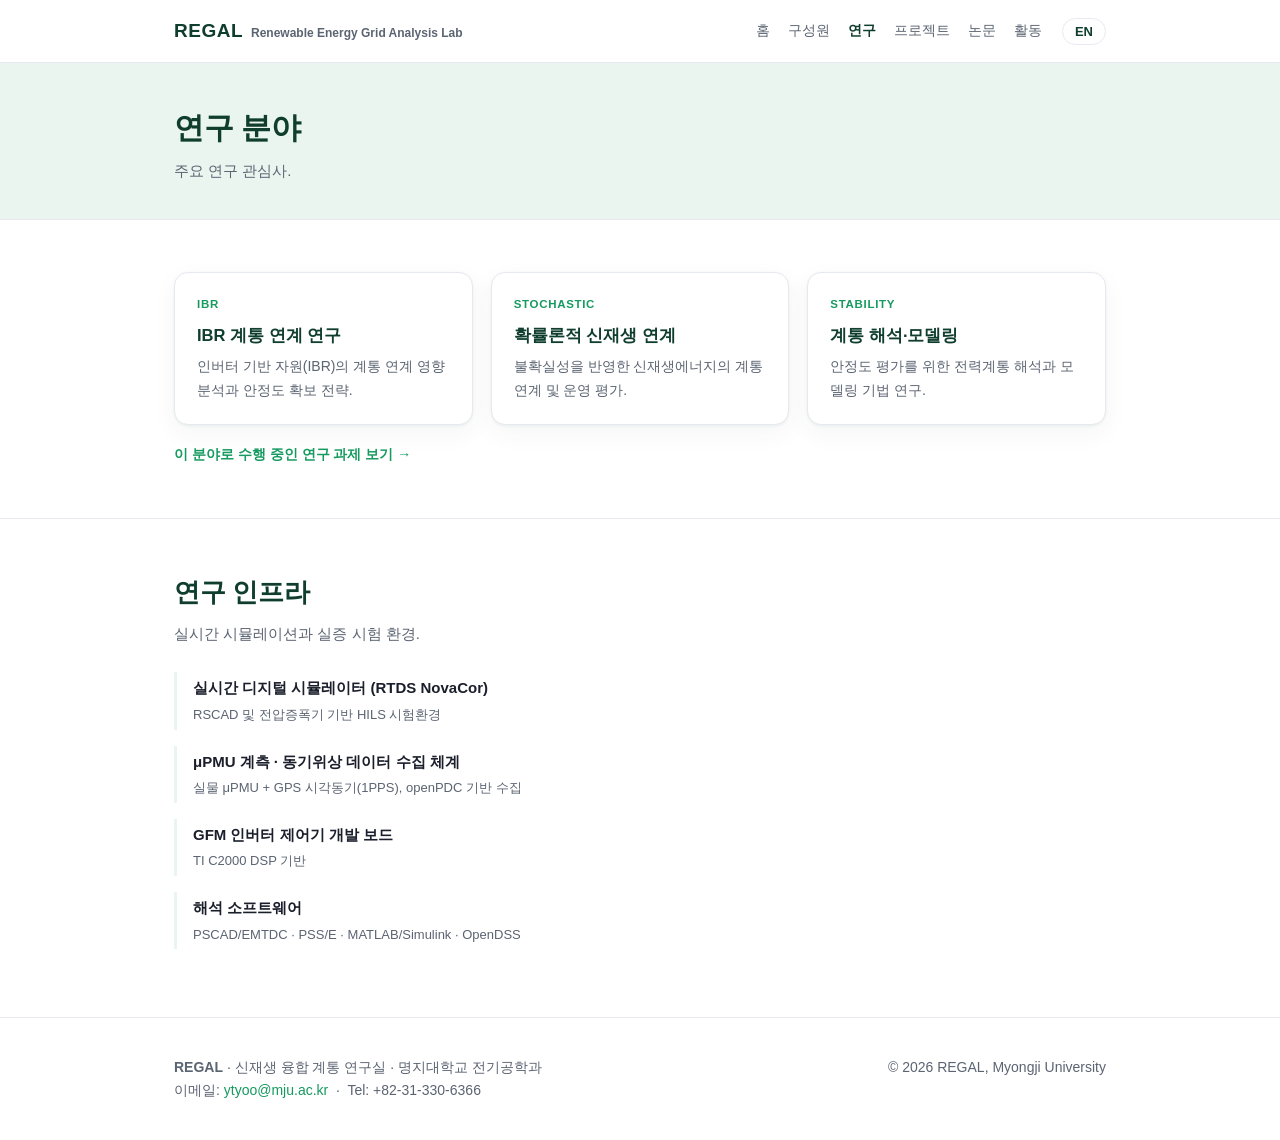
<file: research.html>
<!DOCTYPE html>
<html lang="ko">
<head>
<meta charset="UTF-8">
<meta name="viewport" content="width=device-width, initial-scale=1.0">
<title>연구 분야 · REGAL</title>
<meta name="description" content="Research at the Renewable Energy Grid Analysis Lab (REGAL), Myongji University — IBR grid integration, stochastic renewable integration, power system analysis and modeling.">
<link rel="stylesheet" href="style.css">
</head>
<body>
<header>
  <div class="wrap nav">
    <a class="brand" href="index.html">REGAL<small>Renewable Energy Grid Analysis Lab</small></a>
    <nav class="menu-links">
      <a class="link" href="index.html"><span data-ko>홈</span><span data-en>Home</span></a>
      <a class="link" href="people.html"><span data-ko>구성원</span><span data-en>People</span></a>
      <a class="link active" href="research.html"><span data-ko>연구</span><span data-en>Research</span></a>
      <a class="link" href="projects.html"><span data-ko>프로젝트</span><span data-en>Projects</span></a>
      <a class="link" href="publications.html"><span data-ko>논문</span><span data-en>Publications</span></a>
      <a class="link" href="gallery.html"><span data-ko>활동</span><span data-en>Gallery</span></a>
    </nav>
    <button class="langbtn" id="lang" onclick="toggleLang()">EN</button>
  </div>
</header>

<div class="pagehead">
  <div class="wrap">
    <h1><span data-ko>연구 분야</span><span data-en>Research</span></h1>
    <p data-ko>주요 연구 관심사.</p>
    <p data-en>Key research interests.</p>
  </div>
</div>

<!-- RESEARCH -->
<section id="research">
  <div class="wrap">
    <div class="grid research">
      <div class="card rc">
        <div class="tag">IBR</div>
        <h3><span data-ko>IBR 계통 연계 연구</span><span data-en>IBR Grid Integration Study</span></h3>
        <p data-ko>인버터 기반 자원(IBR)의 계통 연계 영향 분석과 안정도 확보 전략.</p>
        <p data-en>Impact analysis and stability strategies for inverter-based resource (IBR) grid integration.</p>
      </div>
      <div class="card rc">
        <div class="tag">Stochastic</div>
        <h3><span data-ko>확률론적 신재생 연계</span><span data-en>Stochastic Renewable Integration</span></h3>
        <p data-ko>불확실성을 반영한 신재생에너지의 계통 연계 및 운영 평가.</p>
        <p data-en>Stochastic integration and operational assessment of renewables under uncertainty.</p>
      </div>
      <div class="card rc">
        <div class="tag">Stability</div>
        <h3><span data-ko>계통 해석·모델링</span><span data-en>System Analysis &amp; Modeling</span></h3>
        <p data-ko>안정도 평가를 위한 전력계통 해석과 모델링 기법 연구.</p>
        <p data-en>Power-system analysis and modeling for stability assessment.</p>
      </div>
    </div>

    <p class="seeall">
      <a href="projects.html"><span data-ko>이 분야로 수행 중인 연구 과제 보기 →</span><span data-en>See the projects in these areas →</span></a>
    </p>
  </div>
</section>

<!-- FACILITIES -->
<section id="facilities">
  <div class="wrap">
    <h2><span data-ko>연구 인프라</span><span data-en>Research Infrastructure</span></h2>
    <p class="sub" data-ko>실시간 시뮬레이션과 실증 시험 환경.</p>
    <p class="sub" data-en>Real-time simulation and hardware validation environment.</p>

    <div class="proj">
      <div class="t"><span data-ko>실시간 디지털 시뮬레이터 (RTDS NovaCor)</span><span data-en>Real-Time Digital Simulator (RTDS NovaCor)</span></div>
      <div class="m"><span data-ko>RSCAD 및 전압증폭기 기반 HILS 시험환경</span><span data-en>RSCAD with voltage-amplifier-based hardware-in-the-loop test environment</span></div>
    </div>
    <div class="proj">
      <div class="t"><span data-ko>μPMU 계측 · 동기위상 데이터 수집 체계</span><span data-en>μPMU Measurement &amp; Synchrophasor Data Acquisition</span></div>
      <div class="m"><span data-ko>실물 μPMU + GPS 시각동기(1PPS), openPDC 기반 수집</span><span data-en>Physical μPMUs with GPS time sync (1PPS), openPDC-based collection</span></div>
    </div>
    <div class="proj">
      <div class="t"><span data-ko>GFM 인버터 제어기 개발 보드</span><span data-en>GFM Inverter Controller Development Board</span></div>
      <div class="m"><span data-ko>TI C2000 DSP 기반</span><span data-en>Based on TI C2000 DSP</span></div>
    </div>
    <div class="proj">
      <div class="t"><span data-ko>해석 소프트웨어</span><span data-en>Analysis Software</span></div>
      <div class="m">PSCAD/EMTDC · PSS/E · MATLAB/Simulink · OpenDSS</div>
    </div>
  </div>
</section>

<footer>
  <div class="wrap row">
    <div>
      <strong>REGAL</strong> · <span data-ko>신재생 융합 계통 연구실 · 명지대학교 전기공학과</span><span data-en>Renewable Energy Grid Analysis Lab · Dept. of Electrical Engineering, Myongji University</span><br>
      <span data-ko>이메일</span><span data-en>Email</span>: <a href="mailto:ytyoo@mju.ac.kr">ytyoo@mju.ac.kr</a> &nbsp;·&nbsp; Tel: +82-31-330-6366
    </div>
    <div>© <span id="year"></span> REGAL, Myongji University</div>
  </div>
</footer>

<script src="site.js"></script>
</body>
</html>
</file>
<file: style.css>
/* ===========================================================
   REGAL 홈페이지 공통 스타일
   모든 페이지(index/people/research/projects/publications/gallery)가
   이 파일 하나를 함께 씁니다. 디자인을 바꾸려면 여기만 고치면 됩니다.
   =========================================================== */

:root{
  --bg:#ffffff; --fg:#1a1f2b; --muted:#5b6472; --line:#e6e9ef;
  --brand:#0f3d2e; --brand2:#127a4b; --brand-soft:#eaf5ef; --accent:#159a5f;
  --card:#ffffff; --shadow:0 1px 3px rgba(15,61,46,.06),0 8px 24px rgba(15,61,46,.05);
  --max:980px;
}
*{box-sizing:border-box;margin:0;padding:0}
html{scroll-behavior:smooth}
body{font-family:-apple-system,BlinkMacSystemFont,"Segoe UI","Noto Sans KR",Roboto,sans-serif;
  color:var(--fg);background:var(--bg);line-height:1.65;-webkit-font-smoothing:antialiased}
a{color:var(--accent);text-decoration:none}
a:hover{text-decoration:underline}
.wrap{max-width:var(--max);margin:0 auto;padding:0 24px}

/* ---------- 헤더 / 메뉴 ---------- */
header{position:sticky;top:0;z-index:20;background:rgba(255,255,255,.92);
  backdrop-filter:saturate(180%) blur(10px);border-bottom:1px solid var(--line)}
.nav{display:flex;align-items:center;gap:20px;height:62px}
.brand{font-weight:800;color:var(--brand);font-size:19px;letter-spacing:.5px;margin-right:auto}
.brand:hover{text-decoration:none}
.brand small{font-weight:600;color:var(--muted);font-size:12px;letter-spacing:0;margin-left:8px}
.nav a.link{color:var(--muted);font-size:14px;font-weight:500}
.nav a.link:hover{color:var(--brand);text-decoration:none}
.nav a.link.active{color:var(--brand);font-weight:700}
.langbtn{border:1px solid var(--line);background:#fff;border-radius:20px;
  padding:5px 12px;font-size:13px;font-weight:700;color:var(--brand);cursor:pointer}
.langbtn:hover{background:var(--brand-soft)}
.menu-links{display:flex;gap:18px;align-items:center}

/* 모바일: 메뉴를 숨기지 않고 아랫줄로 내려 가로 스크롤시킨다.
   (페이지가 여러 개라 메뉴가 사라지면 이동할 방법이 없어진다) */
@media(max-width:720px){
  .nav{height:auto;flex-wrap:wrap;padding-top:10px;padding-bottom:8px;gap:10px}
  .brand small{display:none}
  .menu-links{order:3;width:100%;gap:15px;overflow-x:auto;padding-bottom:3px;
    -webkit-overflow-scrolling:touch}
  .menu-links a.link{white-space:nowrap;font-size:13.5px}
}

/* ---------- 히어로 (메인 전용) ---------- */
.hero{position:relative;padding:96px 0 84px;overflow:hidden;
  background:#0a1f18 url("images/hero.jpg") center 30%/cover no-repeat}
.hero::before{content:"";position:absolute;inset:0;
  background:linear-gradient(90deg,rgba(8,26,20,.92),rgba(8,26,20,.66) 55%,rgba(8,26,20,.35))}
.hero .wrap{position:relative}
.hero h1{font-size:40px;line-height:1.18;letter-spacing:-.4px;color:#fff;margin-bottom:14px}
.hero p.lead{font-size:18px;color:#dcefe6;max-width:660px}
.hero .kicker{display:inline-block;font-size:12.5px;font-weight:800;letter-spacing:.09em;
  text-transform:uppercase;color:#7ee0ad;margin-bottom:14px}
.recruit{margin-top:24px;display:inline-block;background:rgba(255,255,255,.12);color:#eafff5;
  border:1px solid rgba(126,224,173,.4);border-radius:10px;padding:11px 16px;font-size:14px;font-weight:600;
  backdrop-filter:blur(4px)}
@media(max-width:560px){.hero{padding:64px 0 56px}.hero h1{font-size:30px}.hero p.lead{font-size:16px}}

/* ---------- 하위 페이지 머리말 ---------- */
.pagehead{background:var(--brand-soft);border-bottom:1px solid var(--line);padding:40px 0 36px}
.pagehead h1{font-size:30px;letter-spacing:-.3px;color:var(--brand)}
.pagehead p{color:var(--muted);font-size:15px;margin-top:6px}
.pagehead + section{border-top:none}
@media(max-width:560px){.pagehead{padding:30px 0 26px}.pagehead h1{font-size:24px}}

/* ---------- 섹션 공통 ---------- */
section{padding:52px 0;border-top:1px solid var(--line)}
section h2{font-size:26px;letter-spacing:-.3px;color:var(--brand);margin-bottom:8px}
section .sub{color:var(--muted);margin-bottom:26px;font-size:15px}
.subhead{font-size:16px;color:var(--muted);margin:6px 0 14px;font-weight:600}
.subhead.gap{margin-top:30px}

.grid{display:grid;gap:18px}
.card{background:var(--card);border:1px solid var(--line);border-radius:14px;
  padding:22px;box-shadow:var(--shadow)}

/* ---------- 교수 ---------- */
.prof{display:grid;grid-template-columns:96px 1fr;gap:20px;align-items:start}
.prof .ava{position:relative;width:96px;height:96px;border-radius:16px;background:var(--brand-soft);
  display:flex;align-items:center;justify-content:center;font-weight:800;color:var(--brand);font-size:30px;overflow:hidden}
.prof .ava img{position:absolute;inset:0;width:100%;height:100%;object-fit:cover}
.prof h3{font-size:20px;color:var(--brand)}
.prof .pos{color:var(--muted);font-size:14px;margin:2px 0 10px}
.prof .meta{font-size:13.5px;color:var(--muted);line-height:1.9}
.chips{margin-top:12px;display:flex;flex-wrap:wrap;gap:7px}
.chip{font-size:12px;background:var(--brand-soft);color:var(--brand2);border-radius:20px;padding:4px 11px;font-weight:600}
@media(max-width:560px){.prof{grid-template-columns:1fr}}

/* ---------- 멤버 ---------- */
/* minmax의 최소값은 min(...,100%)로 감싼다. 그냥 minmax(200px,1fr)로 두면
   화면이 200px+여백보다 좁을 때 트랙이 화면을 삐져나간다(가로 스크롤 발생). */
.members{grid-template-columns:repeat(auto-fill,minmax(min(200px,100%),1fr))}
.mcard .av{position:relative;width:56px;height:56px;border-radius:50%;background:var(--brand-soft);
  display:flex;align-items:center;justify-content:center;font-weight:700;color:var(--brand);font-size:18px;margin-bottom:11px;overflow:hidden}
.mcard .av img{position:absolute;inset:0;width:100%;height:100%;object-fit:cover}
.mcard .name{font-weight:700;font-size:15.5px}
.mcard .role{color:var(--accent);font-size:12.5px;margin-top:3px;font-weight:600}
.mcard .mail{font-size:12px;color:var(--muted);margin-top:5px;word-break:break-all}

/* ---------- 연구 분야 ---------- */
.research{grid-template-columns:repeat(auto-fill,minmax(min(280px,100%),1fr))}
.rc .tag{font-size:11.5px;font-weight:800;color:var(--accent);text-transform:uppercase;letter-spacing:.06em}
.rc h3{font-size:16.5px;margin:8px 0 6px;color:var(--brand)}
.rc p{font-size:14px;color:var(--muted)}

/* ---------- 과제 ---------- */
.proj{border-left:3px solid var(--brand-soft);padding:4px 0 4px 16px;margin-bottom:16px}
.proj:hover{border-left-color:var(--accent)}
.proj .t{font-weight:600;font-size:15px}
.proj .m{font-size:13px;color:var(--muted);margin-top:3px}

/* ---------- 논문 ---------- */
.pub{padding:9px 0;border-bottom:1px solid var(--line);font-size:14px;color:var(--fg)}
.pub:last-child{border-bottom:none}
.pub .v{color:var(--muted);font-style:italic}
.pub .yr{color:var(--brand2);font-weight:700}
.more{margin-top:14px;font-size:13.5px;color:var(--muted)}

/* ---------- 갤러리 썸네일 (메인) ---------- */
.gallery{grid-template-columns:repeat(auto-fill,minmax(min(200px,100%),1fr))}
.gitem{display:block;position:relative;aspect-ratio:4/3;border-radius:12px;overflow:hidden;
  border:1px solid var(--line);background:var(--brand-soft)}
.gitem:hover{text-decoration:none}
.gitem img{width:100%;height:100%;object-fit:cover;display:block;transition:transform .25s ease}
.gitem:hover img{transform:scale(1.045)}
.gitem .cap{position:absolute;left:0;right:0;bottom:0;padding:8px 10px;font-size:12.5px;
  color:#fff;background:linear-gradient(transparent,rgba(15,61,46,.72))}
.seeall{margin-top:18px;font-size:14px;font-weight:600}

/* ---------- 갤러리 페이지 (원본 비율 그대로) ---------- */
.ggrid{display:grid;grid-template-columns:repeat(2,1fr);gap:26px}
@media(max-width:680px){.ggrid{grid-template-columns:1fr}}
.gfig{background:var(--card);border:1px solid var(--line);border-radius:14px;
  overflow:hidden;box-shadow:var(--shadow)}
.gfig button{display:block;width:100%;padding:0;border:0;background:var(--brand-soft);cursor:zoom-in}
.gfig img{display:block;width:100%;height:auto}
.gfig figcaption{padding:13px 16px;font-size:14px;color:var(--fg);border-top:1px solid var(--line)}
.gfig:target{outline:2px solid var(--accent);outline-offset:3px}

/* ---------- 사진 확대 (라이트박스) ---------- */
.lb{position:fixed;inset:0;z-index:50;background:rgba(8,26,20,.985);
  display:none;align-items:center;justify-content:center;padding:28px}
.lb.open{display:flex}
.lb img{max-width:100%;max-height:82vh;object-fit:contain;border-radius:8px}
.lb .lbcap{position:absolute;left:0;right:0;bottom:22px;text-align:center;
  color:#eafff5;font-size:14.5px;padding:0 60px}
.lb .x{position:absolute;top:16px;right:20px;width:42px;height:42px;border:0;border-radius:50%;
  background:rgba(255,255,255,.14);color:#fff;font-size:24px;line-height:1;cursor:pointer}
.lb .x:hover{background:rgba(255,255,255,.26)}
.lb .nav-btn{position:absolute;top:50%;transform:translateY(-50%);width:46px;height:46px;border:0;
  border-radius:50%;background:rgba(255,255,255,.14);color:#fff;font-size:22px;line-height:1;cursor:pointer}
.lb .nav-btn:hover{background:rgba(255,255,255,.26)}
.lb .prev{left:18px}
.lb .next{right:18px}
@media(max-width:560px){.lb{padding:12px}.lb .lbcap{padding:0 16px;bottom:12px}.lb .nav-btn{width:38px;height:38px}}

/* ---------- 서포터 ---------- */
.suplogos{display:flex;flex-wrap:wrap;align-items:center;gap:34px}
.suplogos img{height:52px;width:auto;object-fit:contain;filter:grayscale(.2);opacity:.9}
.suplogos img:hover{filter:none;opacity:1}
@media(max-width:560px){.suplogos{gap:22px}.suplogos img{height:40px}}

/* ---------- 메인 둘러보기 카드 ---------- */
.explore{grid-template-columns:repeat(auto-fill,minmax(min(220px,100%),1fr))}
.xcard{display:block;color:inherit}
.xcard:hover{text-decoration:none;border-color:var(--accent)}
.xcard h3{font-size:16.5px;color:var(--brand);margin-bottom:5px}
.xcard p{font-size:13.5px;color:var(--muted)}
.xcard .go{margin-top:9px;font-size:13px;font-weight:700;color:var(--accent)}

/* ---------- 푸터 ---------- */
footer{border-top:1px solid var(--line);padding:38px 0;color:var(--muted);font-size:14px}
footer .row{display:flex;gap:12px;flex-wrap:wrap;justify-content:space-between}

/* ---------- 한/영 전환 ---------- */
[data-en]{display:none}
html[lang="en"] [data-ko]{display:none}
html[lang="en"] [data-en]{display:block}
html[lang="en"] span[data-en],html[lang="en"] a[data-en]{display:inline}
</file>
